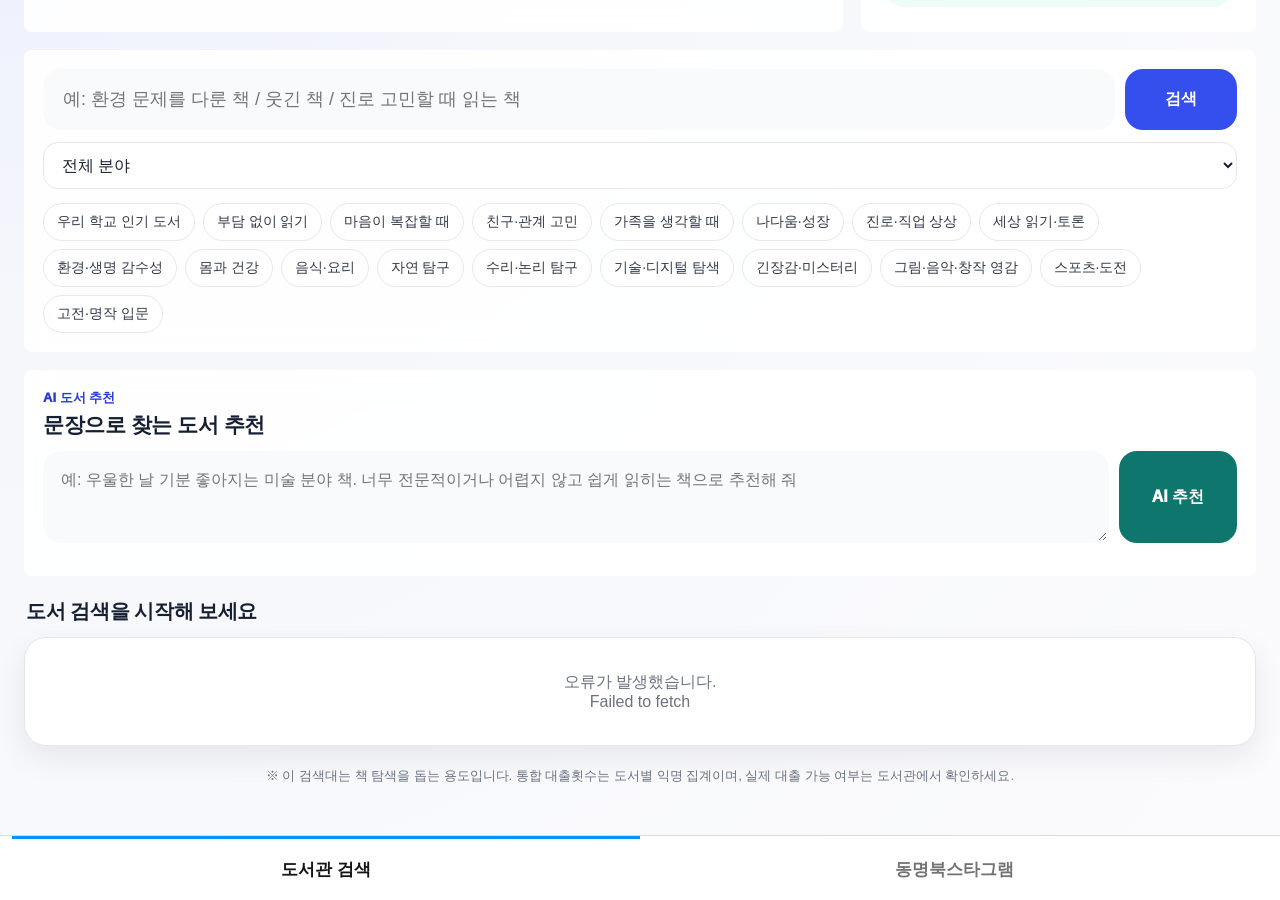
<file: index.html>
<!doctype html>
<html lang="ko">
  <head>
    <meta charset="UTF-8" />
    <meta name="viewport" content="width=device-width, initial-scale=1, viewport-fit=cover" />
    <meta name="theme-color" content="#ffffff" />
    <meta name="apple-mobile-web-app-capable" content="yes" />
    <meta name="apple-mobile-web-app-title" content="동명 도서관" />
    <link rel="manifest" href="kiosk-preview/manifest.webmanifest" />
    <link rel="apple-touch-icon" href="kiosk-preview/icon-192.png" />
    <title>동명 도서관 · 동명북스타그램</title>
    <link rel="stylesheet" href="kiosk-preview/shell.css" />
  </head>
  <body>
    <main class="screens">
      <section id="library-panel" class="screen" role="tabpanel" aria-labelledby="library-tab">
        <iframe id="library" title="도서관 검색" src="kiosk-preview/library.html" sandbox="allow-scripts allow-same-origin allow-forms allow-modals"></iframe>
      </section>
      <section id="posts-panel" class="screen" role="tabpanel" aria-labelledby="posts-tab" hidden>
        <iframe id="posts" title="동명북스타그램" src="kiosk-preview/bookstagram.html?v=3" sandbox="allow-scripts allow-same-origin allow-forms allow-modals"></iframe>
      </section>
    </main>
    <p id="connection" role="status" hidden>인터넷 연결이 끊겼습니다. 검색과 활동 저장에는 연결이 필요합니다.</p>
    <nav class="bottom-tabs" role="tablist" aria-label="도서관 메뉴">
      <button id="library-tab" role="tab" aria-controls="library-panel" aria-selected="true" data-screen="library">도서관 검색</button>
      <button id="posts-tab" role="tab" aria-controls="posts-panel" aria-selected="false" data-screen="posts">동명북스타그램</button>
    </nav>
    <script src="kiosk-preview/shell.js"></script>
  </body>
</html>
</file>
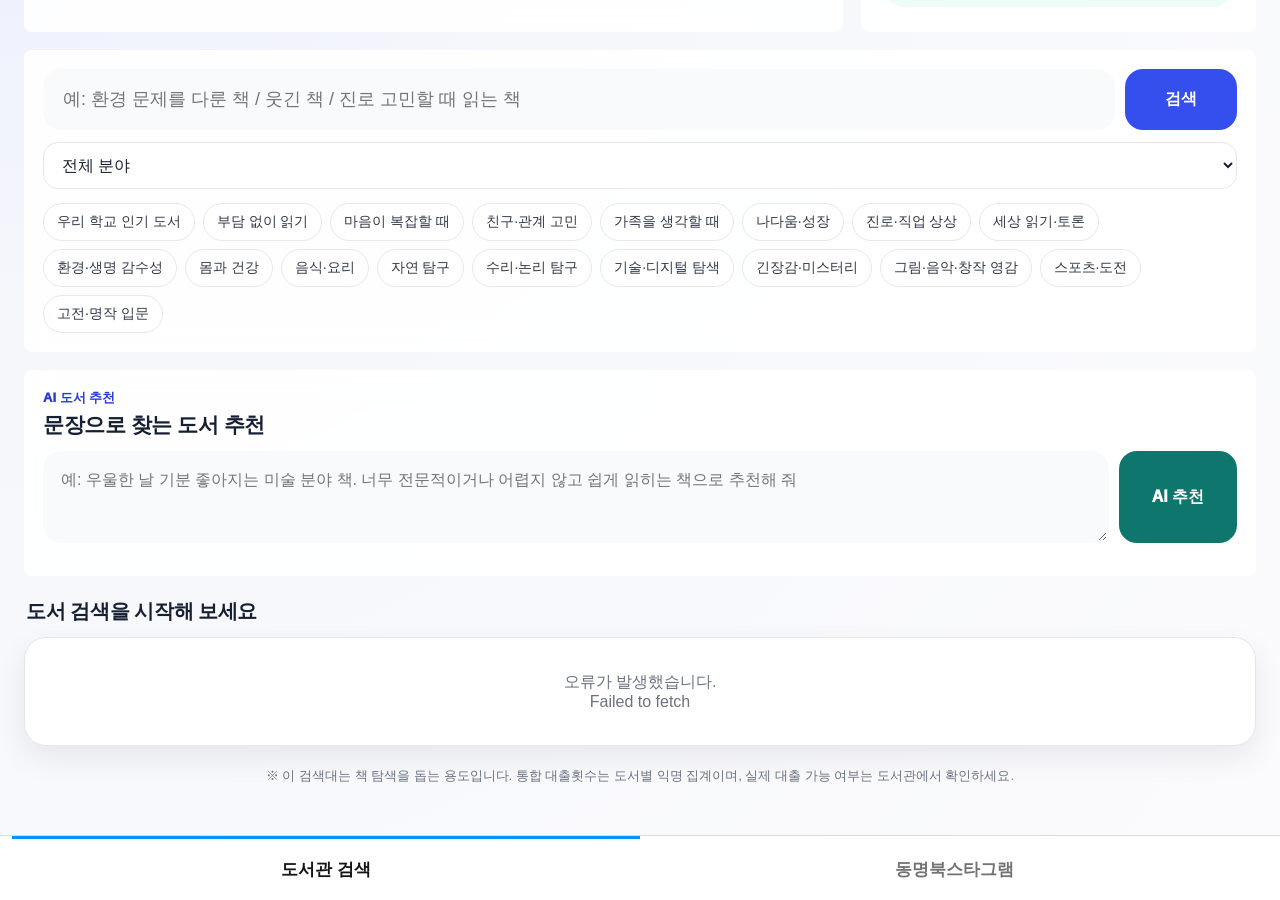
<file: kiosk-preview/index.html>
<!doctype html>
<html lang="ko">
<head>
  <meta charset="utf-8">
  <meta name="viewport" content="width=device-width, initial-scale=1, viewport-fit=cover">
  <meta name="theme-color" content="#ffffff">
  <meta name="apple-mobile-web-app-capable" content="yes">
  <meta name="apple-mobile-web-app-status-bar-style" content="default">
  <meta name="apple-mobile-web-app-title" content="동명 도서관">
  <link rel="manifest" href="manifest.webmanifest">
  <link rel="apple-touch-icon" href="icon-192.png">
  <link rel="stylesheet" href="shell.css">
  <title>동명 도서관 · 동명북스타그램</title>
</head>
<body>
  <main class="screens">
    <section id="library-panel" class="screen" role="tabpanel" aria-labelledby="library-tab">
      <iframe id="library" title="도서관 검색" src="library.html" sandbox="allow-scripts allow-same-origin allow-forms allow-modals"></iframe>
    </section>
    <section id="posts-panel" class="screen" role="tabpanel" aria-labelledby="posts-tab" hidden>
      <iframe id="posts" title="동명북스타그램" src="bookstagram.html?v=3" sandbox="allow-scripts allow-same-origin allow-forms allow-modals"></iframe>
    </section>
  </main>
  <p id="connection" role="status" hidden>인터넷 연결이 끊겼습니다. 검색과 활동 저장에는 연결이 필요합니다.</p>
  <nav class="bottom-tabs" role="tablist" aria-label="도서관 메뉴">
    <button id="library-tab" role="tab" aria-controls="library-panel" aria-selected="true" data-screen="library">도서관 검색</button>
    <button id="posts-tab" role="tab" aria-controls="posts-panel" aria-selected="false" data-screen="posts">동명북스타그램</button>
  </nav>
  <script src="shell.js"></script>
</body>
</html>
</file>
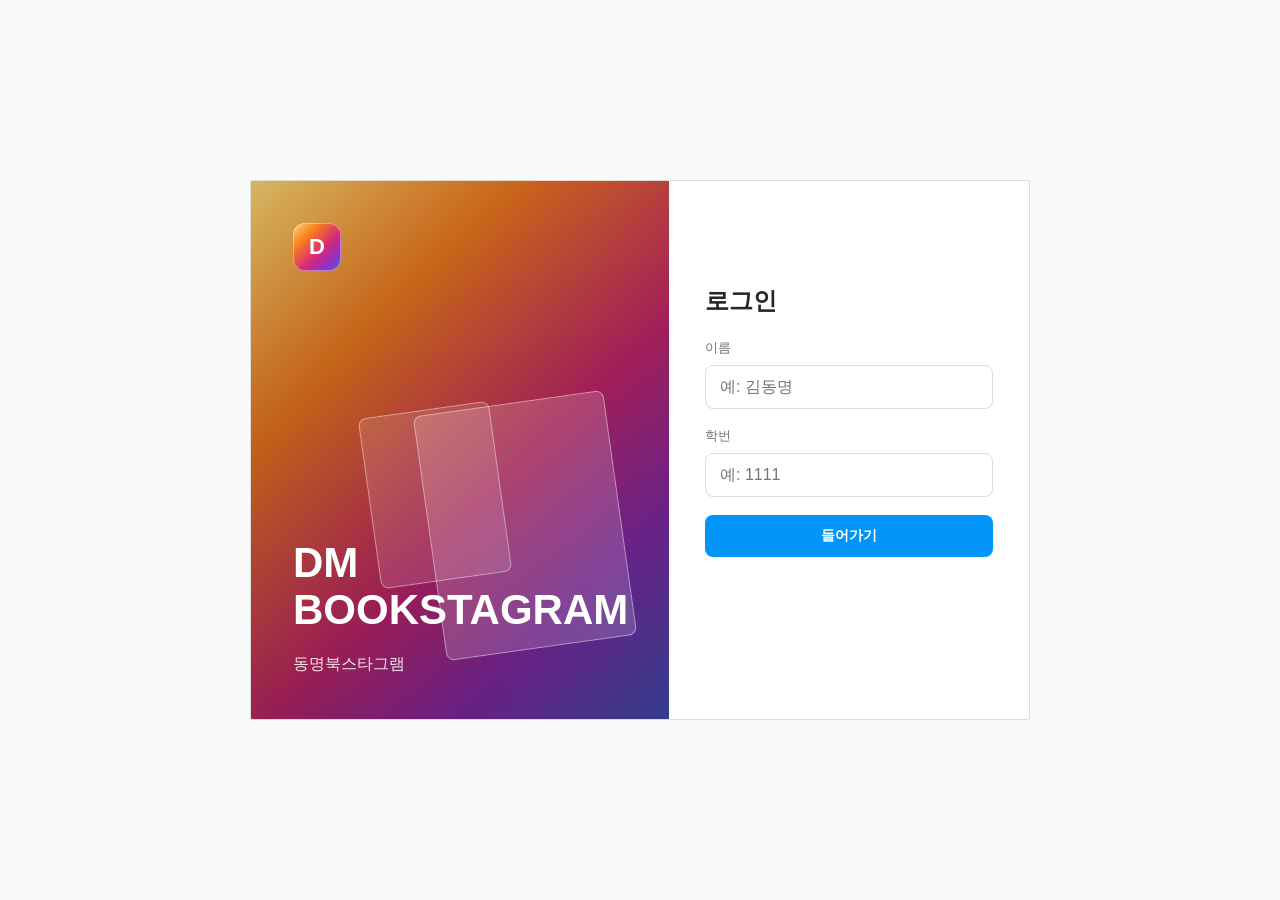
<file: kiosk-preview/bookstagram.html>
<!doctype html>
<html lang="ko">
<head>
  <meta charset="utf-8">
  <meta name="viewport" content="width=device-width, initial-scale=1">
  <base href="../">
  <link rel="stylesheet" href="styles.css?v=20261016-author">
  <link rel="stylesheet" href="kiosk-preview/posts-layout.css?v=3">
  <title>동명북스타그램</title>
</head>
<body>
  <div id="app"></div>
  <script src="app.js?v=20261016-student-number"></script>
</body>
</html>
</file>
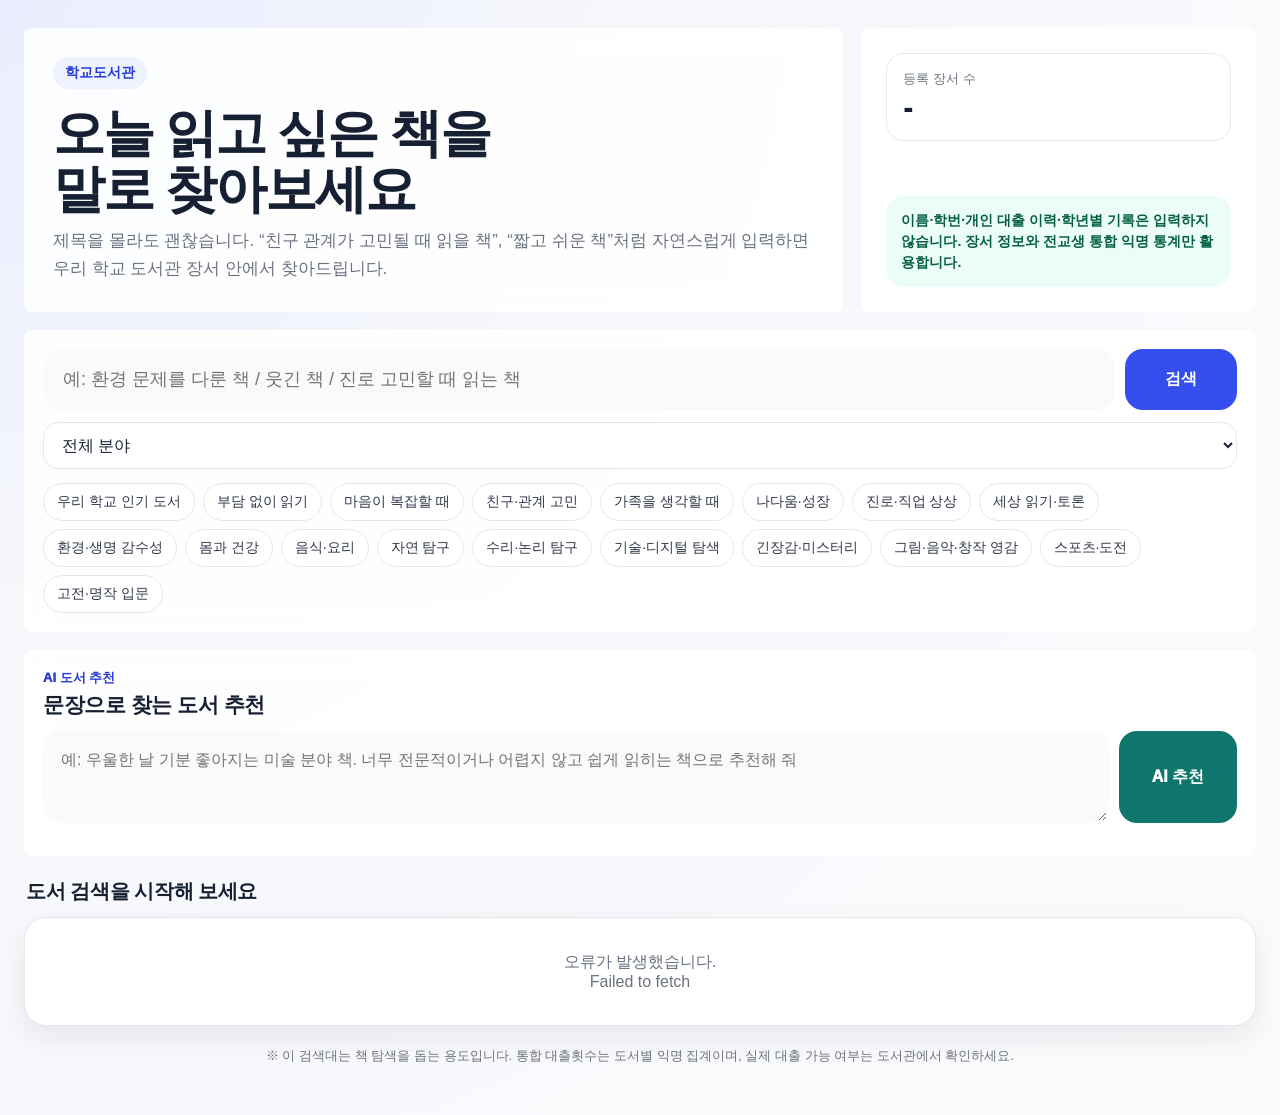
<file: kiosk-preview/library.html>
<!DOCTYPE html>
<html lang="ko">
<head>
  <base target="_self">
  <meta charset="UTF-8">
  <meta name="viewport" content="width=device-width, initial-scale=1, maximum-scale=1">
  <title>AI형 학교도서관 도서 검색·추천</title>
  <style>
    :root {
      --bg: #f6f7fb;
      --card: #ffffff;
      --text: #172033;
      --muted: #6a7280;
      --line: #e5e7eb;
      --primary: #354fef;
      --primary-dark: #243bd6;
      --soft: #eef2ff;
      --green: #0f766e;
      --yellow: #8a5a00;
      --shadow: 0 12px 30px rgba(15, 23, 42, 0.08);
      --radius: 22px;
    }

    * { box-sizing: border-box; }

    body {
      margin: 0;
      font-family: -apple-system, BlinkMacSystemFont, "Apple SD Gothic Neo", "Noto Sans KR", "Segoe UI", sans-serif;
      background: radial-gradient(circle at top left, #e9edff 0, #f6f7fb 36%, #fbfbfd 100%);
      color: var(--text);
    }

    .wrap {
      width: min(1120px, 94vw);
      margin: 0 auto;
      padding: 28px 0 48px;
    }

    .hero {
      display: grid;
      grid-template-columns: 1.35fr 0.65fr;
      gap: 18px;
      align-items: stretch;
      margin-bottom: 18px;
    }

    .panel {
      background: rgba(255, 255, 255, 0.88);
      backdrop-filter: blur(12px);
      border: 1px solid rgba(255, 255, 255, 0.7);
      border-radius: var(--radius);
      box-shadow: var(--shadow);
    }

    .hero-main { padding: 28px; }

    .school {
      display: inline-flex;
      align-items: center;
      gap: 8px;
      padding: 7px 12px;
      background: var(--soft);
      color: var(--primary-dark);
      border-radius: 999px;
      font-size: 14px;
      font-weight: 800;
      margin-bottom: 16px;
    }

    h1 {
      margin: 0 0 10px;
      font-size: clamp(30px, 4.2vw, 52px);
      line-height: 1.08;
      letter-spacing: -0.04em;
    }

    .subtitle {
      margin: 0;
      color: var(--muted);
      font-size: 17px;
      line-height: 1.65;
      word-break: keep-all;
    }

    .hero-side {
      padding: 24px;
      display: flex;
      flex-direction: column;
      justify-content: space-between;
      gap: 16px;
    }

    .stat {
      background: #fff;
      border: 1px solid var(--line);
      border-radius: 18px;
      padding: 16px;
    }

    .stat-label {
      color: var(--muted);
      font-size: 13px;
      margin-bottom: 5px;
    }

    .stat-value {
      font-size: 26px;
      font-weight: 950;
      letter-spacing: -0.03em;
    }

    .privacy {
      border-radius: 18px;
      padding: 14px 15px;
      background: #ecfdf5;
      color: #065f46;
      font-size: 14px;
      line-height: 1.5;
      font-weight: 700;
    }

    .search-box {
      padding: 18px;
      margin-bottom: 18px;
    }

    .search-row {
      display: grid;
      grid-template-columns: 1fr auto;
      gap: 10px;
    }

    input, select, button, textarea { font: inherit; }

    .search-input {
      width: 100%;
      padding: 18px 18px;
      border: 2px solid transparent;
      border-radius: 18px;
      background: #f8fafc;
      color: var(--text);
      font-size: 18px;
      outline: none;
      transition: 0.2s;
    }

    .search-input:focus {
      border-color: var(--primary);
      background: #fff;
      box-shadow: 0 0 0 4px rgba(53, 79, 239, 0.12);
    }

    .search-button {
      padding: 0 24px;
      border: 0;
      border-radius: 18px;
      background: var(--primary);
      color: white;
      font-weight: 950;
      cursor: pointer;
      min-width: 112px;
      transition: 0.2s;
    }

    .search-button:hover { background: var(--primary-dark); transform: translateY(-1px); }

    .search-button:disabled,
    .ai-button:disabled {
      opacity: 0.58;
      cursor: wait;
      transform: none;
    }

    .filters {
      display: grid;
      grid-template-columns: repeat(3, 1fr);
      gap: 10px;
      margin-top: 12px;
    }

    .filters.one { grid-template-columns: 1fr; }

    select {
      width: 100%;
      padding: 13px 14px;
      border: 1px solid var(--line);
      border-radius: 15px;
      background: #fff;
      color: var(--text);
      outline: none;
    }

    .chips {
      display: flex;
      flex-wrap: wrap;
      gap: 8px;
      margin-top: 14px;
    }

    .chip {
      border: 1px solid var(--line);
      background: #fff;
      color: #303849;
      border-radius: 999px;
      padding: 9px 13px;
      cursor: pointer;
      font-size: 14px;
      transition: 0.15s;
    }

    .chip:hover {
      border-color: var(--primary);
      color: var(--primary-dark);
      background: var(--soft);
    }

    .result-head {
      display: flex;
      justify-content: space-between;
      align-items: center;
      gap: 12px;
      margin: 22px 2px 12px;
    }

    .result-title {
      font-size: 20px;
      font-weight: 950;
      letter-spacing: -0.02em;
    }

    .ai-badge {
      padding: 8px 11px;
      border-radius: 999px;
      background: #fff7ed;
      color: #9a3412;
      font-size: 13px;
      font-weight: 900;
      border: 1px solid #fed7aa;
    }

    .ai-badge.on {
      background: #ecfdf5;
      color: #047857;
      border-color: #a7f3d0;
    }

    .grid {
      display: grid;
      grid-template-columns: repeat(2, minmax(0, 1fr));
      gap: 14px;
    }

    .book-card {
      background: var(--card);
      border: 1px solid rgba(226, 232, 240, 0.95);
      border-radius: 22px;
      box-shadow: 0 8px 24px rgba(15, 23, 42, 0.06);
      padding: 18px;
      display: flex;
      flex-direction: column;
      gap: 12px;
    }

    .book-top {
      display: flex;
      justify-content: space-between;
      gap: 14px;
      align-items: flex-start;
    }

    .book-title {
      margin: 0 0 5px;
      font-size: 21px;
      font-weight: 950;
      line-height: 1.28;
      letter-spacing: -0.03em;
      word-break: keep-all;
    }

    .book-meta {
      color: var(--muted);
      font-size: 14px;
      line-height: 1.45;
    }

    .status {
      white-space: nowrap;
      padding: 7px 10px;
      border-radius: 999px;
      font-size: 12px;
      font-weight: 950;
      border: 1px solid var(--line);
      background: #f8fafc;
      color: #475569;
    }

    .status.available {
      background: #ecfdf5;
      border-color: #a7f3d0;
      color: var(--green);
    }

    .status.borrowed {
      background: #fffbeb;
      border-color: #fde68a;
      color: var(--yellow);
    }

    .summary {
      color: #344054;
      font-size: 15px;
      line-height: 1.62;
      margin: 0;
      word-break: keep-all;
    }

    .reason {
      border-left: 4px solid var(--primary);
      background: #f8faff;
      border-radius: 14px;
      padding: 12px 13px;
      font-size: 14px;
      line-height: 1.55;
      color: #27324a;
    }

    .tags {
      display: flex;
      flex-wrap: wrap;
      gap: 7px;
    }

    .tag {
      background: #f1f5f9;
      color: #475569;
      border-radius: 999px;
      padding: 6px 9px;
      font-size: 12px;
      font-weight: 800;
    }

    .tag.ai {
      background: #ecfdf5;
      color: #047857;
      border: 1px solid #a7f3d0;
    }

    .info {
      display: grid;
      grid-template-columns: repeat(2, 1fr);
      gap: 8px;
      font-size: 13px;
    }

    .info div {
      background: #f8fafc;
      border: 1px solid #eef2f7;
      padding: 10px 11px;
      border-radius: 14px;
      line-height: 1.45;
    }

    .info strong {
      display: block;
      color: #64748b;
      font-size: 12px;
      margin-bottom: 2px;
    }

    .info .wide { grid-column: 1 / -1; }

    .card-actions {
      display: flex;
      gap: 8px;
      margin-top: auto;
    }

    .small-btn {
      border: 1px solid var(--line);
      background: #fff;
      color: #263246;
      border-radius: 14px;
      padding: 10px 12px;
      cursor: pointer;
      font-weight: 850;
      flex: 1;
    }

    .small-btn:hover { background: #f8fafc; border-color: #cbd5e1; }

    .loading, .empty {
      padding: 34px;
      text-align: center;
      color: var(--muted);
      background: #fff;
      border: 1px solid var(--line);
      border-radius: var(--radius);
      box-shadow: var(--shadow);
    }

    .spinner {
      width: 28px;
      height: 28px;
      border: 4px solid #e5e7eb;
      border-top-color: var(--primary);
      border-radius: 50%;
      margin: 0 auto 12px;
      animation: spin 0.9s linear infinite;
    }

    @keyframes spin { to { transform: rotate(360deg); } }


    .category-controls {
      margin: 12px 0 14px;
      background: #ffffff;
      border: 1px solid var(--line);
      border-radius: 18px;
      padding: 14px;
      box-shadow: 0 8px 24px rgba(15, 23, 42, 0.05);
      color: #374151;
      font-size: 14px;
      line-height: 1.55;
    }

    .category-controls strong {
      color: #111827;
    }

    .category-actions {
      display: flex;
      flex-wrap: wrap;
      gap: 8px;
      margin-top: 10px;
    }

    .category-action-btn {
      border: 1px solid var(--line);
      background: #fff;
      color: #263246;
      border-radius: 14px;
      padding: 10px 13px;
      cursor: pointer;
      font-weight: 850;
    }

    .category-action-btn.primary {
      background: var(--primary);
      border-color: var(--primary);
      color: white;
    }

    .category-action-btn:disabled {
      opacity: 0.45;
      cursor: not-allowed;
    }

    .ai-box {
      padding: 18px;
      margin-bottom: 18px;
    }

    .ai-box-head {
      display: flex;
      justify-content: space-between;
      align-items: flex-start;
      gap: 12px;
      margin-bottom: 12px;
    }

    .ai-kicker {
      color: var(--primary-dark);
      font-size: 13px;
      font-weight: 950;
      margin-bottom: 4px;
    }

    .ai-title {
      font-size: 21px;
      font-weight: 950;
      letter-spacing: -0.02em;
    }

    .ai-row {
      display: grid;
      grid-template-columns: 1fr auto;
      gap: 10px;
      align-items: stretch;
    }

    .ai-input {
      width: 100%;
      min-height: 92px;
      resize: vertical;
      padding: 15px 16px;
      border: 2px solid transparent;
      border-radius: 18px;
      background: #f8fafc;
      color: var(--text);
      font-size: 16px;
      line-height: 1.55;
      outline: none;
      transition: 0.2s;
    }

    .ai-input:focus {
      border-color: var(--primary);
      background: #fff;
      box-shadow: 0 0 0 4px rgba(53, 79, 239, 0.12);
    }

    .ai-button {
      padding: 0 24px;
      border: 0;
      border-radius: 18px;
      background: #0f766e;
      color: white;
      font-weight: 950;
      cursor: pointer;
      min-width: 118px;
      transition: 0.2s;
    }

    .ai-button:hover {
      background: #0b5f59;
      transform: translateY(-1px);
    }

    .ai-results {
      margin-top: 14px;
    }

    .ai-note {
      margin-bottom: 12px;
      padding: 12px 13px;
      border-radius: 14px;
      background: #ecfdf5;
      color: #065f46;
      border: 1px solid #a7f3d0;
      font-size: 14px;
      line-height: 1.55;
      font-weight: 800;
    }

    .ai-note.warn {
      background: #fff7ed;
      color: #9a3412;
      border-color: #fed7aa;
    }

    .footer-note {
      margin-top: 20px;
      color: var(--muted);
      font-size: 13px;
      line-height: 1.55;
      text-align: center;
    }

    @media (max-width: 820px) {
      .hero, .grid { grid-template-columns: 1fr; }
      .search-row { grid-template-columns: 1fr; }
      .search-button { height: 56px; }
      .ai-row { grid-template-columns: 1fr; }
      .ai-button { min-height: 56px; }
      .filters { grid-template-columns: 1fr; }
      .book-top { flex-direction: column; }
      .info { grid-template-columns: 1fr; }
      .info .wide { grid-column: auto; }
    }
  </style>
<link rel="stylesheet" href="library-layout.css"><script src="library-api.js"></script></head>

<body>
  <div class="wrap">
    <section class="hero">
      <div class="panel hero-main">
        <div class="school" id="schoolName">학교도서관</div>
        <h1>오늘 읽고 싶은 책을<br>말로 찾아보세요</h1>
        <p class="subtitle">
          제목을 몰라도 괜찮습니다. “친구 관계가 고민될 때 읽을 책”, “짧고 쉬운 책”처럼
          자연스럽게 입력하면 우리 학교 도서관 장서 안에서 찾아드립니다.
        </p>
      </div>

      <div class="panel hero-side">
        <div class="stat">
          <div class="stat-label">등록 장서 수</div>
          <div class="stat-value" id="totalBooks">-</div>
        </div>
        <div class="privacy">
          이름·학번·개인 대출 이력·학년별 기록은 입력하지 않습니다. 장서 정보와 전교생 통합 익명 통계만 활용합니다.
        </div>
      </div>
    </section>

    <section class="panel search-box">
      <div class="search-row">
        <input id="queryInput" class="search-input" type="search"
               placeholder="예: 환경 문제를 다룬 책 / 웃긴 책 / 진로 고민할 때 읽는 책">
        <button class="search-button" onclick="runSearch()">검색</button>
      </div>

      <div class="filters one">
        <select id="categoryFilter" onchange="onCategoryChange()">
          <option value="">전체 분야</option>
        </select>
      </div>

      <div class="chips" id="quickChips"></div>
    </section>

    <section class="panel ai-box">
      <div class="ai-box-head">
        <div>
          <div class="ai-kicker">AI 도서 추천</div>
          <div class="ai-title">문장으로 찾는 도서 추천</div>
        </div>
      </div>
      <div class="ai-row">
        <textarea id="aiQueryInput" class="ai-input"
                  placeholder="예: 우울한 날 기분 좋아지는 미술 분야 책. 너무 전문적이거나 어렵지 않고 쉽게 읽히는 책으로 추천해 줘"></textarea>
        <button id="aiRecommendButton" class="ai-button" onclick="runAiRecommendation()">AI 추천</button>
      </div>
      <div id="aiResults" class="ai-results"></div>
    </section>

    <div class="result-head" id="searchResultsStart">
      <div class="result-title" id="resultTitle">추천 도서</div>
    </div>

    <div id="notice"></div>
    <div id="categoryControls"></div>
    <div id="results" class="grid"></div>
    <div id="categoryControlsBottom"></div>

    <div class="footer-note">
※ 이 검색대는 책 탐색을 돕는 용도입니다. 통합 대출횟수는 도서별 익명 집계이며, 실제 대출 가능 여부는 도서관에서 확인하세요.
    </div>
  </div>

  <script>
    const quickButtons = [
      { label: "우리 학교 인기 도서", type: "popular" },

      { label: "부담 없이 읽기", type: "theme", value: "부담 없이 읽기" },
      { label: "마음이 복잡할 때", type: "theme", value: "마음이 복잡할 때" },
      { label: "친구·관계 고민", type: "theme", value: "친구·관계 고민" },
      { label: "가족을 생각할 때", type: "theme", value: "가족을 생각할 때" },
      { label: "나다움·성장", type: "theme", value: "나다움·성장" },
      { label: "진로·직업 상상", type: "theme", value: "진로·직업 상상" },

      { label: "세상 읽기·토론", type: "theme", value: "세상 읽기·토론" },
      { label: "환경·생명 감수성", type: "theme", value: "환경·생명 감수성" },
      { label: "몸과 건강", type: "theme", value: "몸과 건강" },
      { label: "음식·요리", type: "theme", value: "음식·요리" },

      { label: "자연 탐구", type: "theme", value: "자연 탐구" },
      { label: "수리·논리 탐구", type: "theme", value: "수리·논리 탐구" },
      { label: "기술·디지털 탐색", type: "theme", value: "기술·디지털 탐색" },

      { label: "긴장감·미스터리", type: "theme", value: "긴장감·미스터리" },
      { label: "그림·음악·창작 영감", type: "theme", value: "그림·음악·창작 영감" },
      { label: "스포츠·도전", type: "theme", value: "스포츠·도전" },
      { label: "고전·명작 입문", type: "theme", value: "고전·명작 입문" }
    ];

    let currentFullCategoryMode = false;
    let currentCategoryPage = 1;
    let currentPopularPage = 1;
    let currentQuickFilter = null;
    let aiRequestInFlight = false;
    const CATEGORY_PAGE_SIZE = 30;

    document.addEventListener("DOMContentLoaded", () => {
      renderChips();
      bindEnter();
      bindAiEnter();
      loadConfig();
      loadFacets();

      document.getElementById("resultTitle").textContent = "도서 검색을 시작해 보세요";
      document.getElementById("results").className = "";
      document.getElementById("results").innerHTML = `
        <div class="empty">
          검색창에 책 제목, 주제, 기분, 관심사를 입력하거나 위의 추천 버튼을 눌러 보세요.
        </div>
      `;
    });

    function bindEnter() {
      document.getElementById("queryInput").addEventListener("input", clearQuickFilterOnTyping);
      document.getElementById("queryInput").addEventListener("keydown", (event) => {
        if (event.key === "Enter") runSearch();
      });
    }

    function bindAiEnter() {
      document.getElementById("aiQueryInput").addEventListener("keydown", (event) => {
        if (event.key === "Enter" && (event.ctrlKey || event.metaKey)) {
          runAiRecommendation();
        }
      });
    }

    function renderChips() {
      const box = document.getElementById("quickChips");
      box.innerHTML = quickButtons
        .map((button, index) => `<button class="chip" onclick="setQuickButton(${index})">${escapeHtml(button.label)}</button>`)
        .join("");
    }

    function setQuickButton(index) {
      const button = quickButtons[index];
      if (!button) return;

      document.getElementById("queryInput").value = "";
      currentQuickFilter = button;
      currentFullCategoryMode = false;
      currentCategoryPage = 1;
      currentPopularPage = 1;
      runSearch();
    }

    function setQuery(q) {
      document.getElementById("queryInput").value = q;
      currentQuickFilter = null;
      currentFullCategoryMode = false;
      currentCategoryPage = 1;
      runSearch();
    }

    function onCategoryChange() {
      document.getElementById("queryInput").value = "";
      currentQuickFilter = null;
      currentFullCategoryMode = false;
      currentCategoryPage = 1;
      runSearch();
    }

    function startFullCategoryView() {
      const category = document.getElementById("categoryFilter").value;
      if (!category) return;
      document.getElementById("queryInput").value = "";
      currentQuickFilter = null;
      currentFullCategoryMode = true;
      currentCategoryPage = 1;
      runSearch();
    }

    function changeCategoryPage(delta) {
      currentCategoryPage = Math.max(1, currentCategoryPage + delta);
      currentQuickFilter = null;
      currentFullCategoryMode = true;
      runSearch();
    }

    function changePopularPage(delta) {
      currentPopularPage = Math.max(1, currentPopularPage + delta);
      currentQuickFilter = { label: "우리 학교 인기 도서", type: "popular" };
      currentFullCategoryMode = false;
      runSearch();
    }

    function clearQuickFilterOnTyping() {
      currentQuickFilter = null;
      currentFullCategoryMode = false;
      currentCategoryPage = 1;
    }

    function loadConfig() {
      google.script.run
        .withSuccessHandler(config => {
          document.getElementById("schoolName").textContent = config.schoolName || "학교도서관";
          document.getElementById("totalBooks").textContent = Number(config.totalBooks || 0).toLocaleString() + "권";
        })
        .withFailureHandler(showError)
        .getPublicConfig();
    }

    function loadFacets() {
      google.script.run
        .withSuccessHandler(facets => {
          fillSelect("categoryFilter", "전체 분야", facets.categories || []);
        })
        .withFailureHandler(showError)
        .getFacets();
    }

    function fillSelect(id, label, values) {
      const select = document.getElementById(id);
      const current = select.value;
      select.innerHTML = `<option value="">${escapeHtml(label)}</option>` +
        values.map(v => `<option value="${escapeAttr(v)}">${escapeHtml(v)}</option>`).join("");
      select.value = current;
    }

    function runSearch() {
      const query = document.getElementById("queryInput").value.trim();
      const category = document.getElementById("categoryFilter").value;

      const activeQuick = query ? null : currentQuickFilter;

      if (query || !category) {
        currentFullCategoryMode = false;
        currentCategoryPage = 1;
      }

      const isCuration = activeQuick && (activeQuick.type === "theme" || activeQuick.type === "readingLevel");
      const isPopular = activeQuick && activeQuick.type === "popular";
      const limit = isPopular ? CATEGORY_PAGE_SIZE : ((!query && category && !isCuration) ? CATEGORY_PAGE_SIZE : (isCuration ? 30 : 10));

      const params = {
        query: query,
        category: category,
        limit: limit,
        fullCategoryMode: currentFullCategoryMode,
        page: (activeQuick && activeQuick.type === "popular") ? currentPopularPage : currentCategoryPage,
        pageSize: CATEGORY_PAGE_SIZE,
        popular: Boolean(activeQuick && activeQuick.type === "popular"),
        theme: activeQuick && activeQuick.type === "theme" ? activeQuick.value : "",
        readingLevel: activeQuick && activeQuick.type === "readingLevel" ? activeQuick.value : ""
      };

      showLoading();

      google.script.run
        .withSuccessHandler(renderResults)
        .withFailureHandler(showError)
        .searchBooks(params);
    }

    function runAiRecommendation() {
      if (aiRequestInFlight) return;

      const query = document.getElementById("aiQueryInput").value.trim();
      const category = document.getElementById("categoryFilter").value;

      if (!query) {
        document.getElementById("aiResults").innerHTML = `
          <div class="empty">AI 추천을 받을 문장을 입력해 주세요.</div>
        `;
        return;
      }

      setAiBusy(true);
      showAiLoading();

      google.script.run
        .withSuccessHandler(renderAiRecommendations)
        .withFailureHandler(showAiError)
        .aiRecommendBooks({
          query,
          category,
          limit: 5
        });
    }

    function setAiBusy(isBusy) {
      aiRequestInFlight = Boolean(isBusy);
      const button = document.getElementById("aiRecommendButton");
      if (!button) return;
      button.disabled = aiRequestInFlight;
      button.textContent = aiRequestInFlight ? "추천 중" : "AI 추천";
    }

    function showAiLoading() {
      scrollToResults("aiResults");
      document.getElementById("aiResults").innerHTML = `
        <div class="loading">
          <div class="spinner"></div>
          AI가 학교 장서 안에서 고르고 있습니다.
        </div>
      `;
    }

    function scrollToResults(id) {
      const active = document.activeElement;
      if (active && /^(INPUT|TEXTAREA|SELECT)$/.test(active.tagName)) active.blur();
      requestAnimationFrame(() => {
        document.getElementById(id)?.scrollIntoView({
          behavior: window.matchMedia('(prefers-reduced-motion: reduce)').matches ? 'instant' : 'smooth',
          block: 'start'
        });
      });
    }

    function renderAiRecommendations(data) {
      setAiBusy(false);
      scrollToResults("aiResults");

      const results = data.results || [];
      const note = data.aiNote || data.message || "";

      if (!results.length) {
        document.getElementById("aiResults").innerHTML = `
          <div class="empty">${escapeHtml(data.message || "AI 추천 결과가 없습니다.")}</div>
        `;
        return;
      }

      document.getElementById("aiResults").innerHTML = `
        ${note ? `<div class="ai-note ${data.aiUsed ? "" : "warn"}">${escapeHtml(note)}</div>` : ""}
        <div class="grid">
          ${results.map(renderBookCard).join("")}
        </div>
      `;
    }

    function showAiError(error) {
      setAiBusy(false);
      scrollToResults("aiResults");
      console.error(error);
      document.getElementById("aiResults").innerHTML = `
        <div class="empty">
          AI 추천 중 오류가 발생했습니다.<br>
          ${escapeHtml(error && error.message ? error.message : String(error))}
        </div>
      `;
    }

    function showLoading() {
      scrollToResults("searchResultsStart");
      document.getElementById("notice").innerHTML = "";
      const controls = document.getElementById("categoryControls");
      if (controls) controls.innerHTML = "";
      const bottomControls = document.getElementById("categoryControlsBottom");
      if (bottomControls) bottomControls.innerHTML = "";
      document.getElementById("results").className = "";
      document.getElementById("results").innerHTML = `
        <div class="loading">
          <div class="spinner"></div>
          책을 찾고 있습니다.
        </div>
      `;
    }

    function renderResults(data) {
      scrollToResults("searchResultsStart");
      const results = data.results || [];
      document.getElementById("results").className = results.length ? "grid" : "";

      const selectedCategory = document.getElementById("categoryFilter").value;
      let title = "전교생 통합 인기·추천 도서";

      if (data.mode === "popular") {
        title = `우리 학교 인기 도서 · ${data.pagination?.page || 1}페이지`;
      } else if (data.mode === "curation") {
        title = `${data.curationLabel || data.query} 큐레이션 도서`;
      } else if (data.mode === "categoryFull" && selectedCategory) {
        title = `${selectedCategory} 분야 전체 보기 · ${data.pagination?.page || 1}페이지`;
      } else if (data.mode === "categoryPreview" && selectedCategory) {
        title = `${selectedCategory} 분야 추천 도서`;
      } else if (data.query) {
        title = `“${data.query}” 검색 결과`;
      }

      const countText = results.length ? `(${results.length}권)` : "";
      const totalText = data.pagination && data.pagination.totalAvailable
        ? ` / 전체 ${Number(data.pagination.totalAvailable).toLocaleString()}권`
        : "";

      document.getElementById("resultTitle").textContent = `${title} ${countText}${totalText}`;
      document.getElementById("notice").innerHTML = "";

      renderCategoryControls(data);

      if (!results.length) {
        document.getElementById("results").innerHTML = `<div class="empty">${escapeHtml(data.message || "검색 결과가 없습니다.")}</div>`;
        return;
      }

      document.getElementById("results").innerHTML = results.map(renderBookCard).join("");
    }

    function renderCategoryControls(data) {
      const topBox = document.getElementById("categoryControls");
      const bottomBox = document.getElementById("categoryControlsBottom");
      if (!topBox || !bottomBox) return;

      topBox.innerHTML = "";
      bottomBox.innerHTML = "";

      const selectedCategory = document.getElementById("categoryFilter").value;
      const pagination = data.pagination || {};
      const total = Number(pagination.totalAvailable || 0);

      if (data.mode === "popular") {
        const start = Number(pagination.start || 0);
        const end = Number(pagination.end || 0);

        topBox.innerHTML = `
          <div class="category-controls">
            <strong>우리 학교 인기 도서</strong><br>
            2024년 3월부터 누적된 전교생 통합 대출횟수 기준입니다.
            대출 이력이 1회 이상 있는 책을 30권씩 나누어 보여 줍니다.
          </div>
        `;

        bottomBox.innerHTML = `
          <div class="category-controls">
            전체 ${total.toLocaleString()}권 중 ${start.toLocaleString()}~${end.toLocaleString()}번을 보고 있습니다.
            <div class="category-actions">
              <button class="category-action-btn" onclick="changePopularPage(-1)" ${pagination.hasPrev ? "" : "disabled"}>
                이전 30권
              </button>
              <button class="category-action-btn" onclick="changePopularPage(1)" ${pagination.hasNext ? "" : "disabled"}>
                다음 30권
              </button>
            </div>
          </div>
        `;
        return;
      }

      if (!selectedCategory || data.query) {
        return;
      }

      if (data.mode === "categoryPreview") {
        topBox.innerHTML = `
          <div class="category-controls">
            <strong>${escapeHtml(selectedCategory)} 분야 추천 도서</strong><br>
            먼저 30권만 보여 줍니다. 전체 목록은 조금 느릴 수 있어 30권씩 나누어 볼 수 있습니다.
          </div>
        `;

        bottomBox.innerHTML = `
          <div class="category-controls">
            ${escapeHtml(selectedCategory)} 분야의 책이 더 많이 있습니다.
            <div class="category-actions">
              <button class="category-action-btn primary" onclick="startFullCategoryView()">
                ${escapeHtml(selectedCategory)} 분야 책 전체 보기
              </button>
            </div>
          </div>
        `;
        return;
      }

      if (data.mode === "categoryFull") {
        const start = Number(pagination.start || 0);
        const end = Number(pagination.end || 0);

        topBox.innerHTML = `
          <div class="category-controls">
            <strong>${escapeHtml(selectedCategory)} 분야 전체 보기</strong><br>
            전체 목록은 조금 느릴 수 있어 30권씩 나누어 보여 줍니다.
          </div>
        `;

        bottomBox.innerHTML = `
          <div class="category-controls">
            전체 ${total.toLocaleString()}권 중 ${start.toLocaleString()}~${end.toLocaleString()}번을 보고 있습니다.
            <div class="category-actions">
              <button class="category-action-btn" onclick="changeCategoryPage(-1)" ${pagination.hasPrev ? "" : "disabled"}>
                이전 30권
              </button>
              <button class="category-action-btn" onclick="changeCategoryPage(1)" ${pagination.hasNext ? "" : "disabled"}>
                다음 30권
              </button>
              <button class="category-action-btn" onclick="currentFullCategoryMode=false; currentCategoryPage=1; runSearch();">
                추천 30권으로 돌아가기
              </button>
            </div>
          </div>
        `;
      }
    }

    function renderBookCard(book) {

      const keywords = String(book.keywords || "")
        .split(",")
        .map(t => t.trim())
        .filter(Boolean)
        .slice(0, 7);

      const aiMatchedTags = Array.isArray(book.aiMatchedTags)
        ? book.aiMatchedTags.map(t => String(t || "").trim()).filter(Boolean).slice(0, 4)
        : [];
      const aiTags = aiMatchedTags.map(t => `<span class="tag ai">AI ${escapeHtml(t)}</span>`).join("");
      const tags = aiTags + keywords.map(t => `<span class="tag">${escapeHtml(t)}</span>`).join("");

      return `
        <article class="book-card">
          <div class="book-top">
            <div>
              <h2 class="book-title">${escapeHtml(book.title || "제목 없음")}</h2>
              <div class="book-meta">
                ${escapeHtml(book.author || "저자 미상")} · ${escapeHtml(book.publisher || "출판사 미상")}
              </div>
            </div>
          </div>

          <p class="summary">${escapeHtml(book.summary || "책 소개가 아직 입력되지 않았습니다.")}</p>

          <div class="reason">${escapeHtml(book.reason || "장서 정보와 검색어를 바탕으로 추천한 책입니다.")}</div>

          <div class="tags">${tags}</div>

          <div class="info">
            <div><strong>보유권수</strong>${Number(book.copyCount || 1)}권</div>
            <div><strong>청구기호</strong>${escapeHtml(book.callNo || "-")}</div>
            <div><strong>추천자</strong>${escapeHtml(book.location || "추천자 정보 없음")}</div>
            <div><strong>통합 대출</strong>${Number(book.loanCount || 0)}회</div>
            <div class="wide"><strong>한 줄 추천사</strong>${escapeHtml(book.recommendBy || "아직 추천사가 없습니다.")}</div>
            <div class="wide"><strong>세부 분류</strong>${escapeHtml(book.categoryDetail || "-")}</div>
          </div>

          <div class="card-actions">
            <button class="small-btn" onclick="similarBooks('${escapeAttr(book.id)}')">비슷한 책</button>
            <button class="small-btn" onclick="copyCallNo('${escapeAttr(book.callNo || "")}')">청구기호 복사</button>
          </div>
        </article>
      `;
    }

    function similarBooks(id) {
      showLoading();
      google.script.run
        .withSuccessHandler(renderResults)
        .withFailureHandler(showError)
        .getSimilarBooks(id);
    }

    function copyCallNo(callNo) {
      if (!callNo) return;
      navigator.clipboard?.writeText(callNo);
      alert(`청구기호를 복사했습니다.\n${callNo}`);
    }

    function showError(error) {
      scrollToResults("searchResultsStart");
      console.error(error);
      document.getElementById("results").className = "";
      document.getElementById("results").innerHTML = `
        <div class="empty">
          오류가 발생했습니다.<br>
          ${escapeHtml(error && error.message ? error.message : String(error))}
        </div>
      `;
    }

    function escapeHtml(value) {
      return String(value ?? "")
        .replaceAll("&", "&amp;")
        .replaceAll("<", "&lt;")
        .replaceAll(">", "&gt;")
        .replaceAll('"', "&quot;")
        .replaceAll("'", "&#039;");
    }

    function escapeAttr(value) {
      return escapeHtml(value).replaceAll("`", "&#096;");
    }
  </script>
</body>
</html>
</file>
<file: kiosk-preview/shell.css>
* { box-sizing: border-box; }
html, body { margin: 0; width: 100%; height: 100%; overflow: hidden; font-family: Arial, sans-serif; color: #202124; background: #fff; }
body { display: grid; grid-template-rows: minmax(0, 1fr) auto; height: 100vh; height: 100dvh; }
.screens, .screen { min-height: 0; height: 100%; }
[hidden] { display: none !important; }
iframe { display: block; border: 0; width: 100%; height: 100%; }
.bottom-tabs { display: grid; grid-template-columns: 1fr 1fr; padding: 0 max(12px, env(safe-area-inset-right)) env(safe-area-inset-bottom) max(12px, env(safe-area-inset-left)); background: #fff; border-top: 1px solid #dbdbdb; }
.bottom-tabs button { min-height: 64px; background: transparent; border: 0; border-top: 3px solid transparent; font-size: 17px; font-weight: 600; color: #737373; cursor: pointer; letter-spacing: 0; }
.bottom-tabs button[aria-selected="true"] { border-top-color: #0095f6; color: #151515; }
button:focus-visible { outline: 3px solid #0095f6; outline-offset: -4px; }
#connection { position: fixed; top: 0; left: 0; right: 0; margin: 0; padding: 12px; background: #fff2ca; text-align: center; z-index: 20; }
</file>
<file: kiosk-preview/library-layout.css>
.wrap { width: calc(100% - 48px); max-width: none; }
.panel { border-radius: 8px; box-shadow: none; }
@media (orientation: landscape) and (min-width: 900px) {
  .grid { grid-template-columns: repeat(3, minmax(0, 1fr)); }
}
</file>
